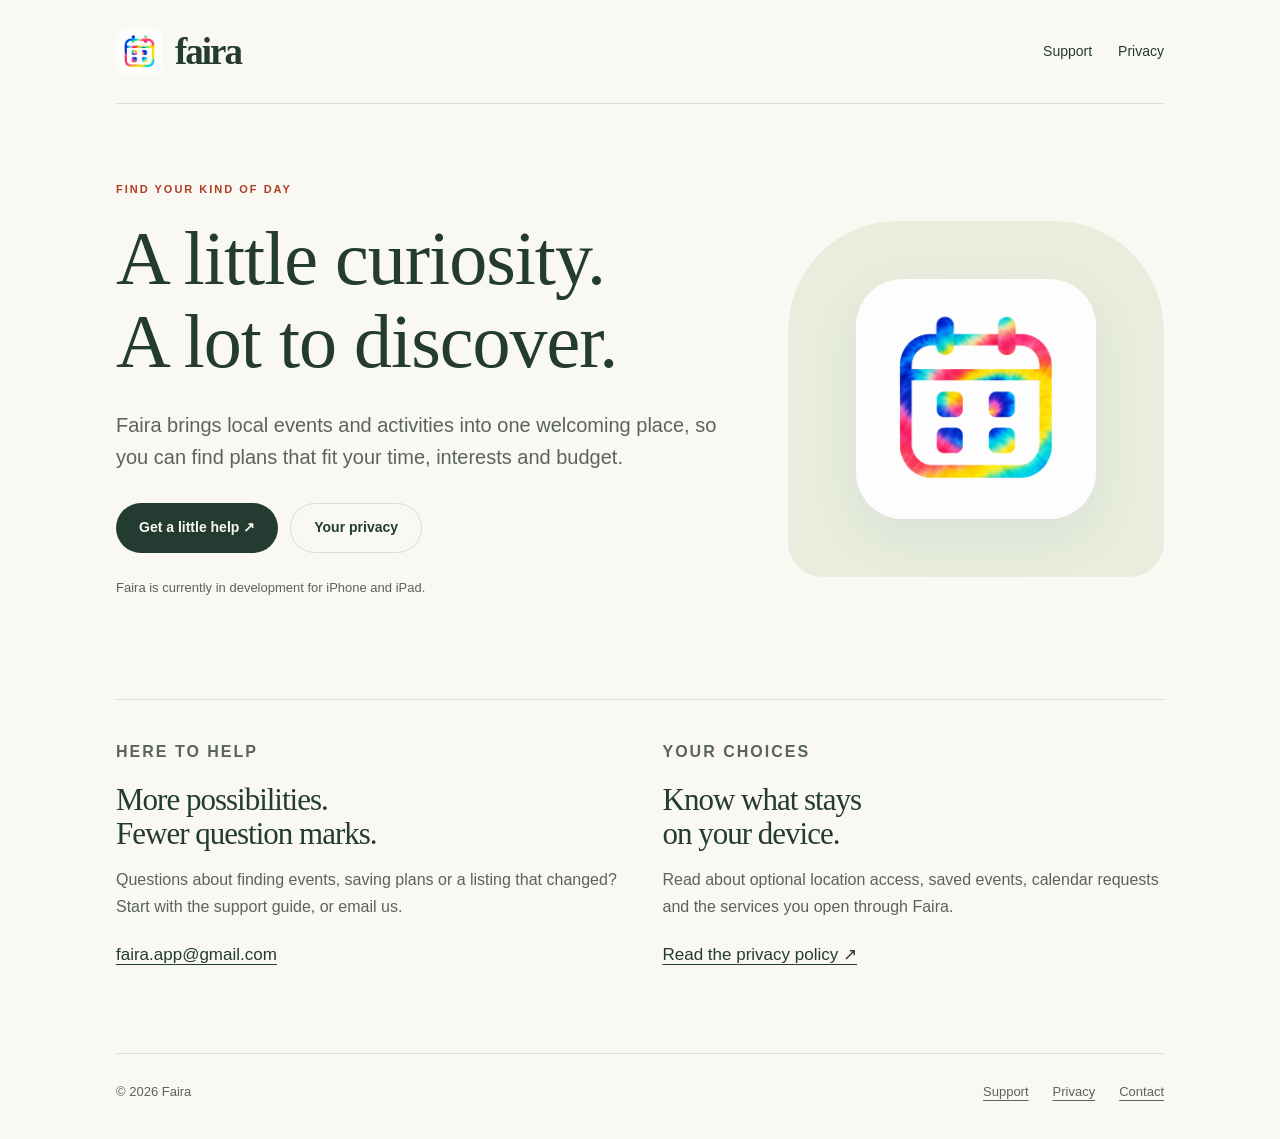
<file: index.html>
<!doctype html>
<html lang="en"><head><meta charset="utf-8"><meta name="viewport" content="width=device-width,initial-scale=1"><meta name="description" content="Faira brings local plans into one place. Find support and read how Faira handles your privacy."><meta name="theme-color" content="#faf8f2"><title>Faira — Find your kind of day</title><link rel="icon" href="icon.png"><link rel="stylesheet" href="styles.css"></head>
<body><a class="skip" href="#main">Skip to content</a><div class="wrap"><header class="header"><a class="brand" href="index.html" aria-label="Faira home"><img src="icon.png" alt="" width="47" height="47">faira</a><nav class="nav" aria-label="Main navigation"><a href="support.html">Support</a><a href="privacy.html">Privacy</a></nav></header>
<main id="main"><section class="hero"><div><p class="eyebrow">Find your kind of day</p><h1>A little curiosity.<br>A lot to discover.</h1><p class="lead">Faira brings local events and activities into one welcoming place, so you can find plans that fit your time, interests and budget.</p><div class="actions"><a class="button" href="support.html">Get a little help ↗</a><a class="button secondary" href="privacy.html">Your privacy</a></div><p class="note">Faira is currently in development for iPhone and iPad.</p></div><div class="icon-panel"><img src="icon.png" width="240" height="240" alt="Faira’s colorful tie-dye calendar icon on white"></div></section>
<section class="links-row" aria-label="Help and privacy"><div><p class="eyebrow">Here to help</p><h2 style="margin-top:0">More possibilities.<br>Fewer question marks.</h2><p>Questions about finding events, saving plans or a listing that changed? Start with the support guide, or email us.</p><a href="mailto:faira.app@gmail.com">faira.app@gmail.com</a></div><div><p class="eyebrow">Your choices</p><h2 style="margin-top:0">Know what stays<br>on your device.</h2><p>Read about optional location access, saved events, calendar requests and the services you open through Faira.</p><a href="privacy.html">Read the privacy policy ↗</a></div></section></main>
<footer class="footer"><span>© 2026 Faira</span><div><a href="support.html">Support</a><a href="privacy.html">Privacy</a><a href="mailto:faira.app@gmail.com">Contact</a></div></footer></div></body></html>
</file>
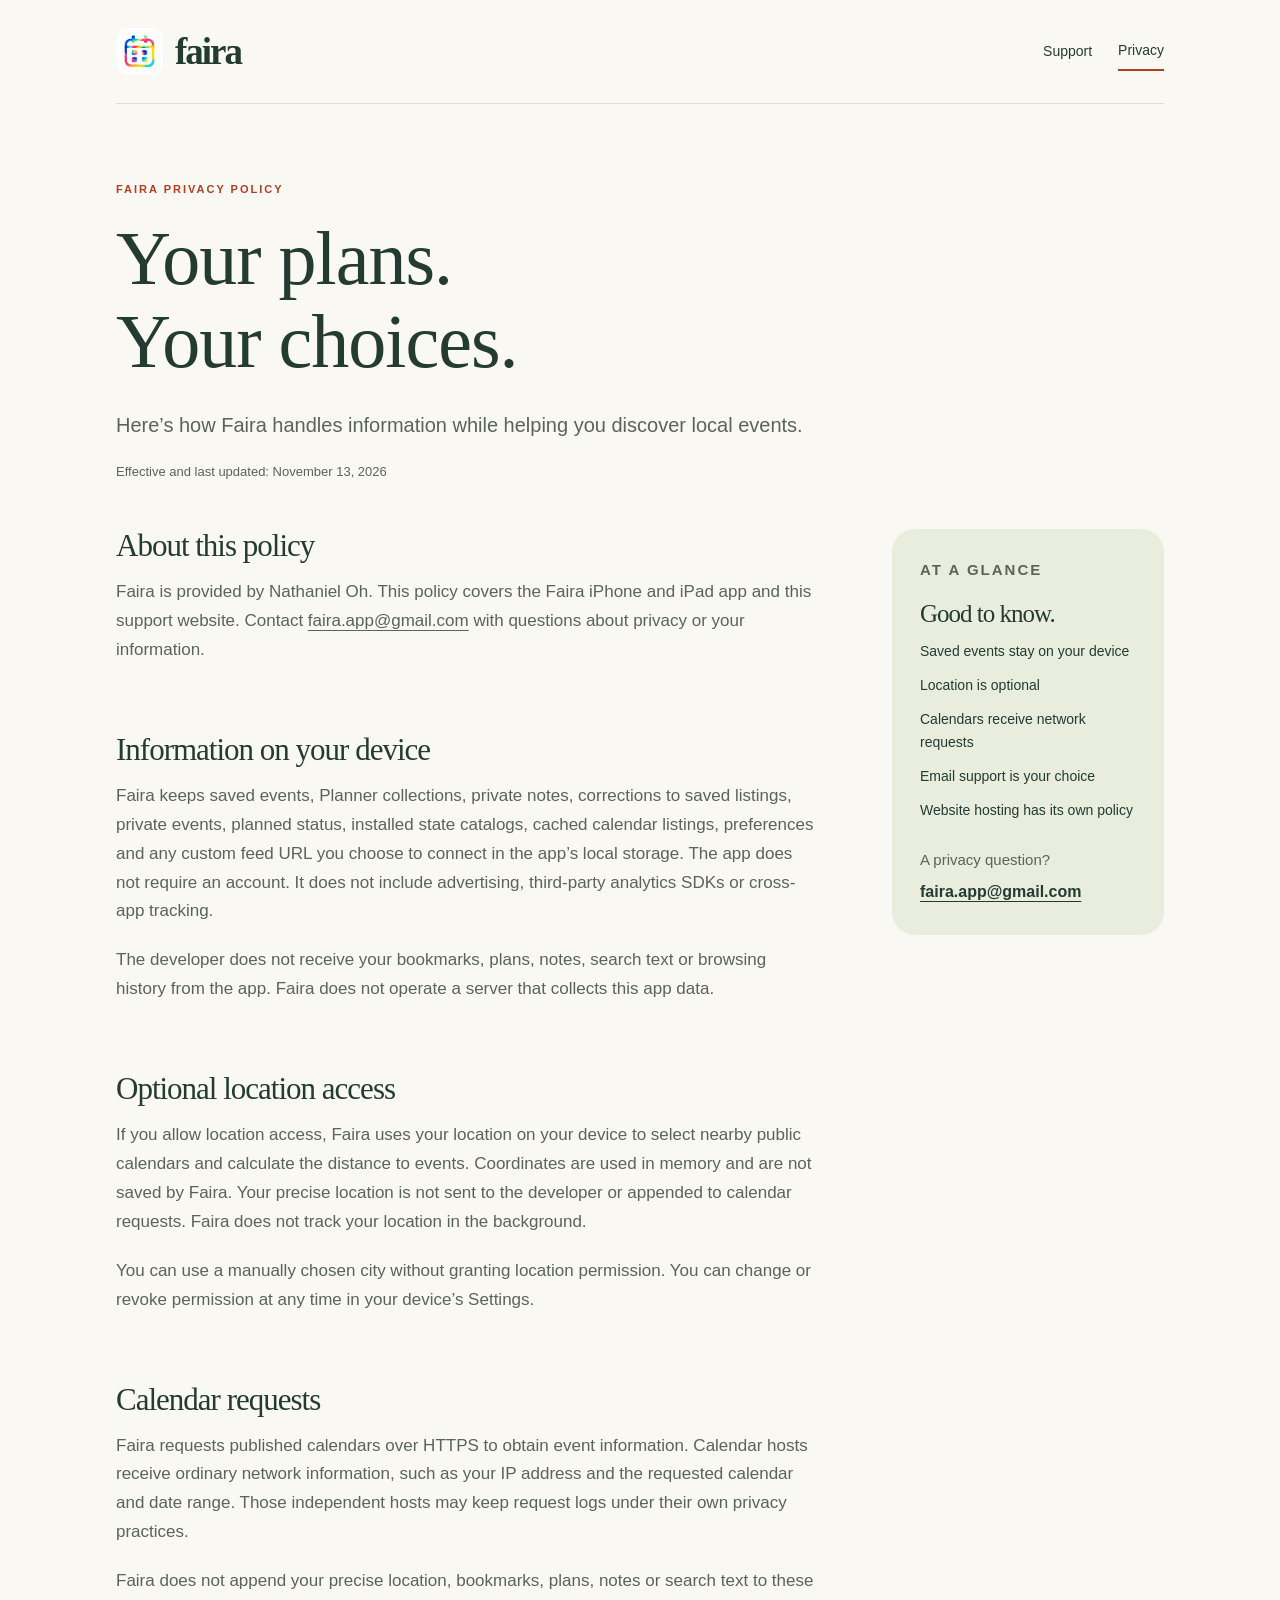
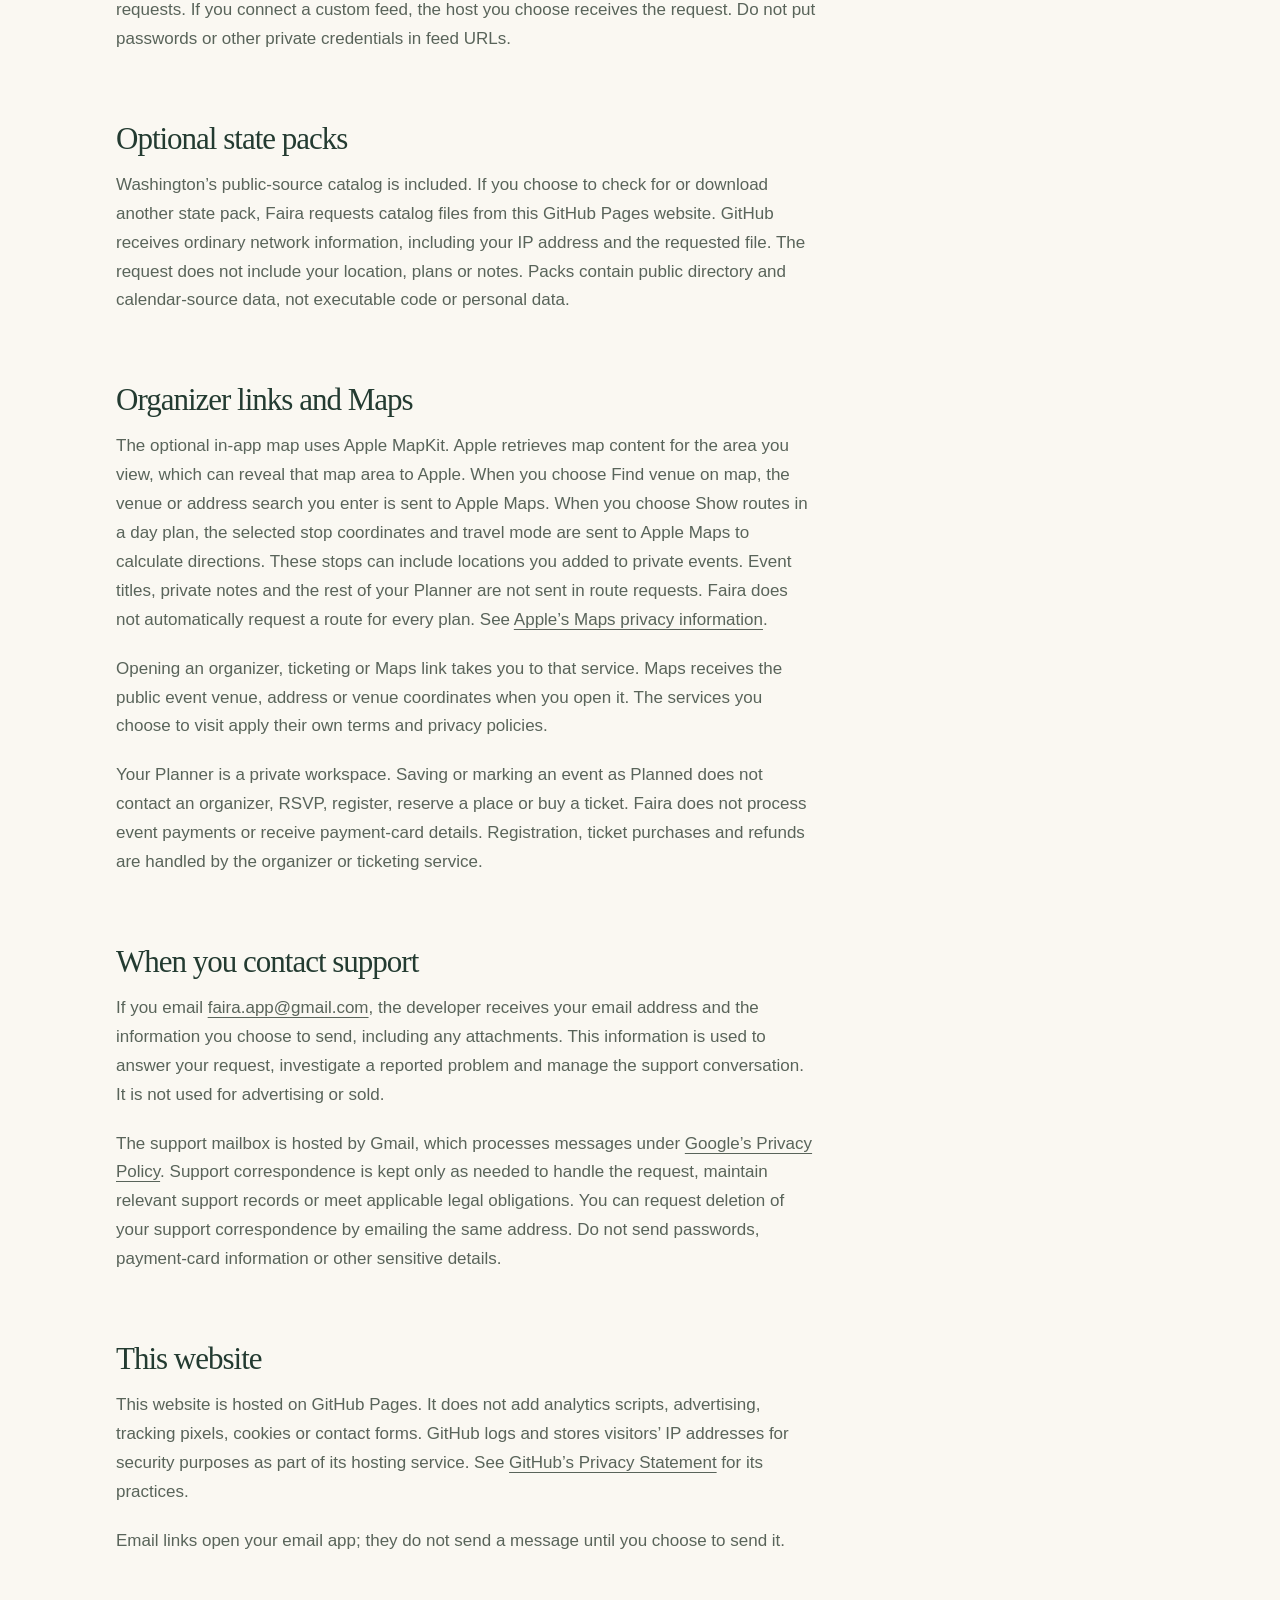
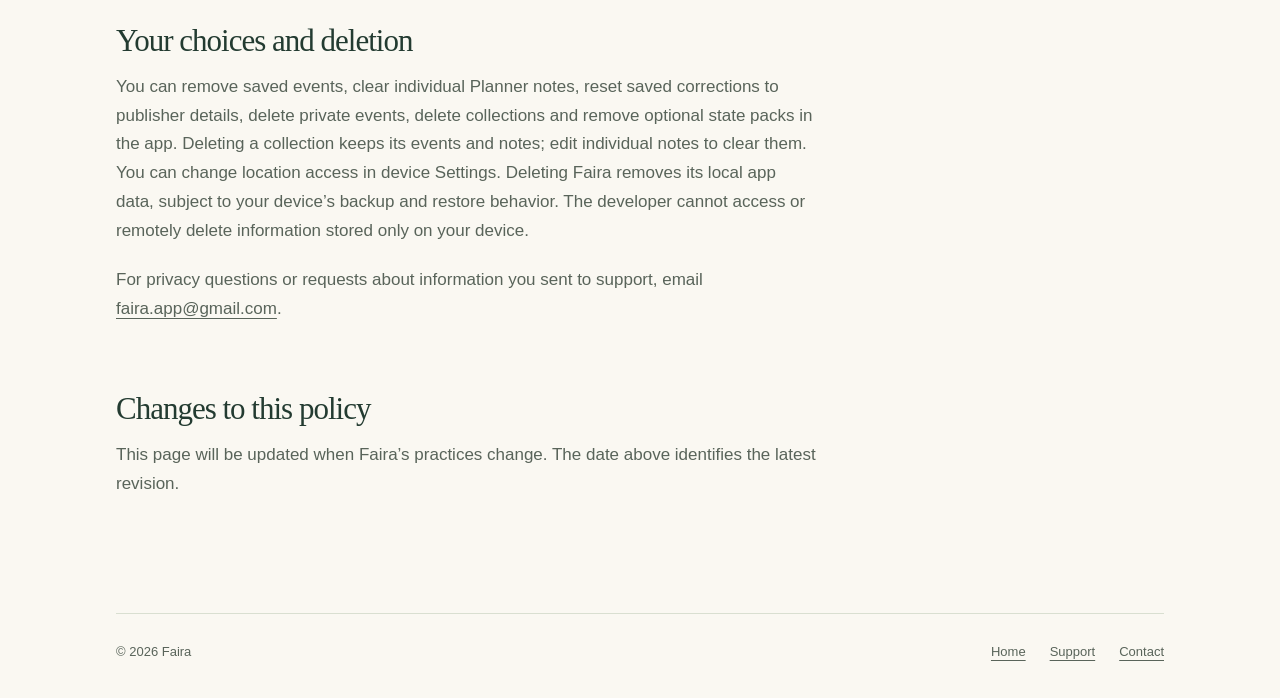
<file: privacy.html>
<!doctype html>
<html lang="en"><head><meta charset="utf-8"><meta name="viewport" content="width=device-width,initial-scale=1"><meta name="description" content="Faira’s privacy policy: on-device saved events and optional location, public calendar requests, external links, support email and this website."><meta name="theme-color" content="#faf8f2"><title>Privacy Policy — Faira</title><link rel="icon" href="icon.png"><link rel="stylesheet" href="styles.css"></head>
<body><a class="skip" href="#main">Skip to content</a><div class="wrap"><header class="header"><a class="brand" href="index.html" aria-label="Faira home"><img src="icon.png" alt="" width="47" height="47">faira</a><nav class="nav" aria-label="Main navigation"><a href="support.html">Support</a><a href="privacy.html" aria-current="page">Privacy</a></nav></header>
<main id="main"><p class="eyebrow">Faira privacy policy</p><h1>Your plans.<br>Your choices.</h1><p class="lead">Here’s how Faira handles information while helping you discover local events.</p><p class="date">Effective and last updated: November 13, 2026</p><div class="layout"><article class="article">
<section id="overview"><h2>About this policy</h2><p>Faira is provided by Nathaniel Oh. This policy covers the Faira iPhone and iPad app and this support website. Contact <a href="mailto:faira.app@gmail.com">faira.app@gmail.com</a> with questions about privacy or your information.</p></section>
<section id="device"><h2>Information on your device</h2><p>Faira keeps saved events, Planner collections, private notes, corrections to saved listings, private events, planned status, installed state catalogs, cached calendar listings, preferences and any custom feed URL you choose to connect in the app’s local storage. The app does not require an account. It does not include advertising, third-party analytics SDKs or cross-app tracking.</p><p>The developer does not receive your bookmarks, plans, notes, search text or browsing history from the app. Faira does not operate a server that collects this app data.</p></section>
<section id="location"><h2>Optional location access</h2><p>If you allow location access, Faira uses your location on your device to select nearby public calendars and calculate the distance to events. Coordinates are used in memory and are not saved by Faira. Your precise location is not sent to the developer or appended to calendar requests. Faira does not track your location in the background.</p><p>You can use a manually chosen city without granting location permission. You can change or revoke permission at any time in your device’s Settings.</p></section>
<section id="calendars"><h2>Calendar requests</h2><p>Faira requests published calendars over HTTPS to obtain event information. Calendar hosts receive ordinary network information, such as your IP address and the requested calendar and date range. Those independent hosts may keep request logs under their own privacy practices.</p><p>Faira does not append your precise location, bookmarks, plans, notes or search text to these requests. If you connect a custom feed, the host you choose receives the request. Do not put passwords or other private credentials in feed URLs.</p></section>
<section id="packs"><h2>Optional state packs</h2><p>Washington’s public-source catalog is included. If you choose to check for or download another state pack, Faira requests catalog files from this GitHub Pages website. GitHub receives ordinary network information, including your IP address and the requested file. The request does not include your location, plans or notes. Packs contain public directory and calendar-source data, not executable code or personal data.</p></section>
<section id="external"><h2>Organizer links and Maps</h2><p>The optional in-app map uses Apple MapKit. Apple retrieves map content for the area you view, which can reveal that map area to Apple. When you choose Find venue on map, the venue or address search you enter is sent to Apple Maps. When you choose Show routes in a day plan, the selected stop coordinates and travel mode are sent to Apple Maps to calculate directions. These stops can include locations you added to private events. Event titles, private notes and the rest of your Planner are not sent in route requests. Faira does not automatically request a route for every plan. See <a href="https://www.apple.com/legal/privacy/data/en/apple-maps/">Apple’s Maps privacy information</a>.</p><p>Opening an organizer, ticketing or Maps link takes you to that service. Maps receives the public event venue, address or venue coordinates when you open it. The services you choose to visit apply their own terms and privacy policies.</p><p>Your Planner is a private workspace. Saving or marking an event as Planned does not contact an organizer, RSVP, register, reserve a place or buy a ticket. Faira does not process event payments or receive payment-card details. Registration, ticket purchases and refunds are handled by the organizer or ticketing service.</p></section>
<section id="support"><h2>When you contact support</h2><p>If you email <a href="mailto:faira.app@gmail.com">faira.app@gmail.com</a>, the developer receives your email address and the information you choose to send, including any attachments. This information is used to answer your request, investigate a reported problem and manage the support conversation. It is not used for advertising or sold.</p><p>The support mailbox is hosted by Gmail, which processes messages under <a href="https://policies.google.com/privacy">Google’s Privacy Policy</a>. Support correspondence is kept only as needed to handle the request, maintain relevant support records or meet applicable legal obligations. You can request deletion of your support correspondence by emailing the same address. Do not send passwords, payment-card information or other sensitive details.</p></section>
<section id="website"><h2>This website</h2><p>This website is hosted on GitHub Pages. It does not add analytics scripts, advertising, tracking pixels, cookies or contact forms. GitHub logs and stores visitors’ IP addresses for security purposes as part of its hosting service. See <a href="https://docs.github.com/en/site-policy/privacy-policies/github-general-privacy-statement">GitHub’s Privacy Statement</a> for its practices.</p><p>Email links open your email app; they do not send a message until you choose to send it.</p></section>
<section id="choices"><h2>Your choices and deletion</h2><p>You can remove saved events, clear individual Planner notes, reset saved corrections to publisher details, delete private events, delete collections and remove optional state packs in the app. Deleting a collection keeps its events and notes; edit individual notes to clear them. You can change location access in device Settings. Deleting Faira removes its local app data, subject to your device’s backup and restore behavior. The developer cannot access or remotely delete information stored only on your device.</p><p>For privacy questions or requests about information you sent to support, email <a href="mailto:faira.app@gmail.com">faira.app@gmail.com</a>.</p></section>
<section id="changes"><h2>Changes to this policy</h2><p>This page will be updated when Faira’s practices change. The date above identifies the latest revision.</p></section>
</article><aside class="aside"><p class="eyebrow">At a glance</p><h3>Good to know.</h3><ul class="plain-list"><li><a href="#device">Saved events stay on your device</a></li><li><a href="#location">Location is optional</a></li><li><a href="#calendars">Calendars receive network requests</a></li><li><a href="#support">Email support is your choice</a></li><li><a href="#website">Website hosting has its own policy</a></li></ul><p style="margin-top:24px;margin-bottom:6px">A privacy question?</p><a class="email" href="mailto:faira.app@gmail.com">faira.app@gmail.com</a></aside></div></main>
<footer class="footer"><span>© 2026 Faira</span><div><a href="index.html">Home</a><a href="support.html">Support</a><a href="mailto:faira.app@gmail.com">Contact</a></div></footer></div></body></html>
</file>
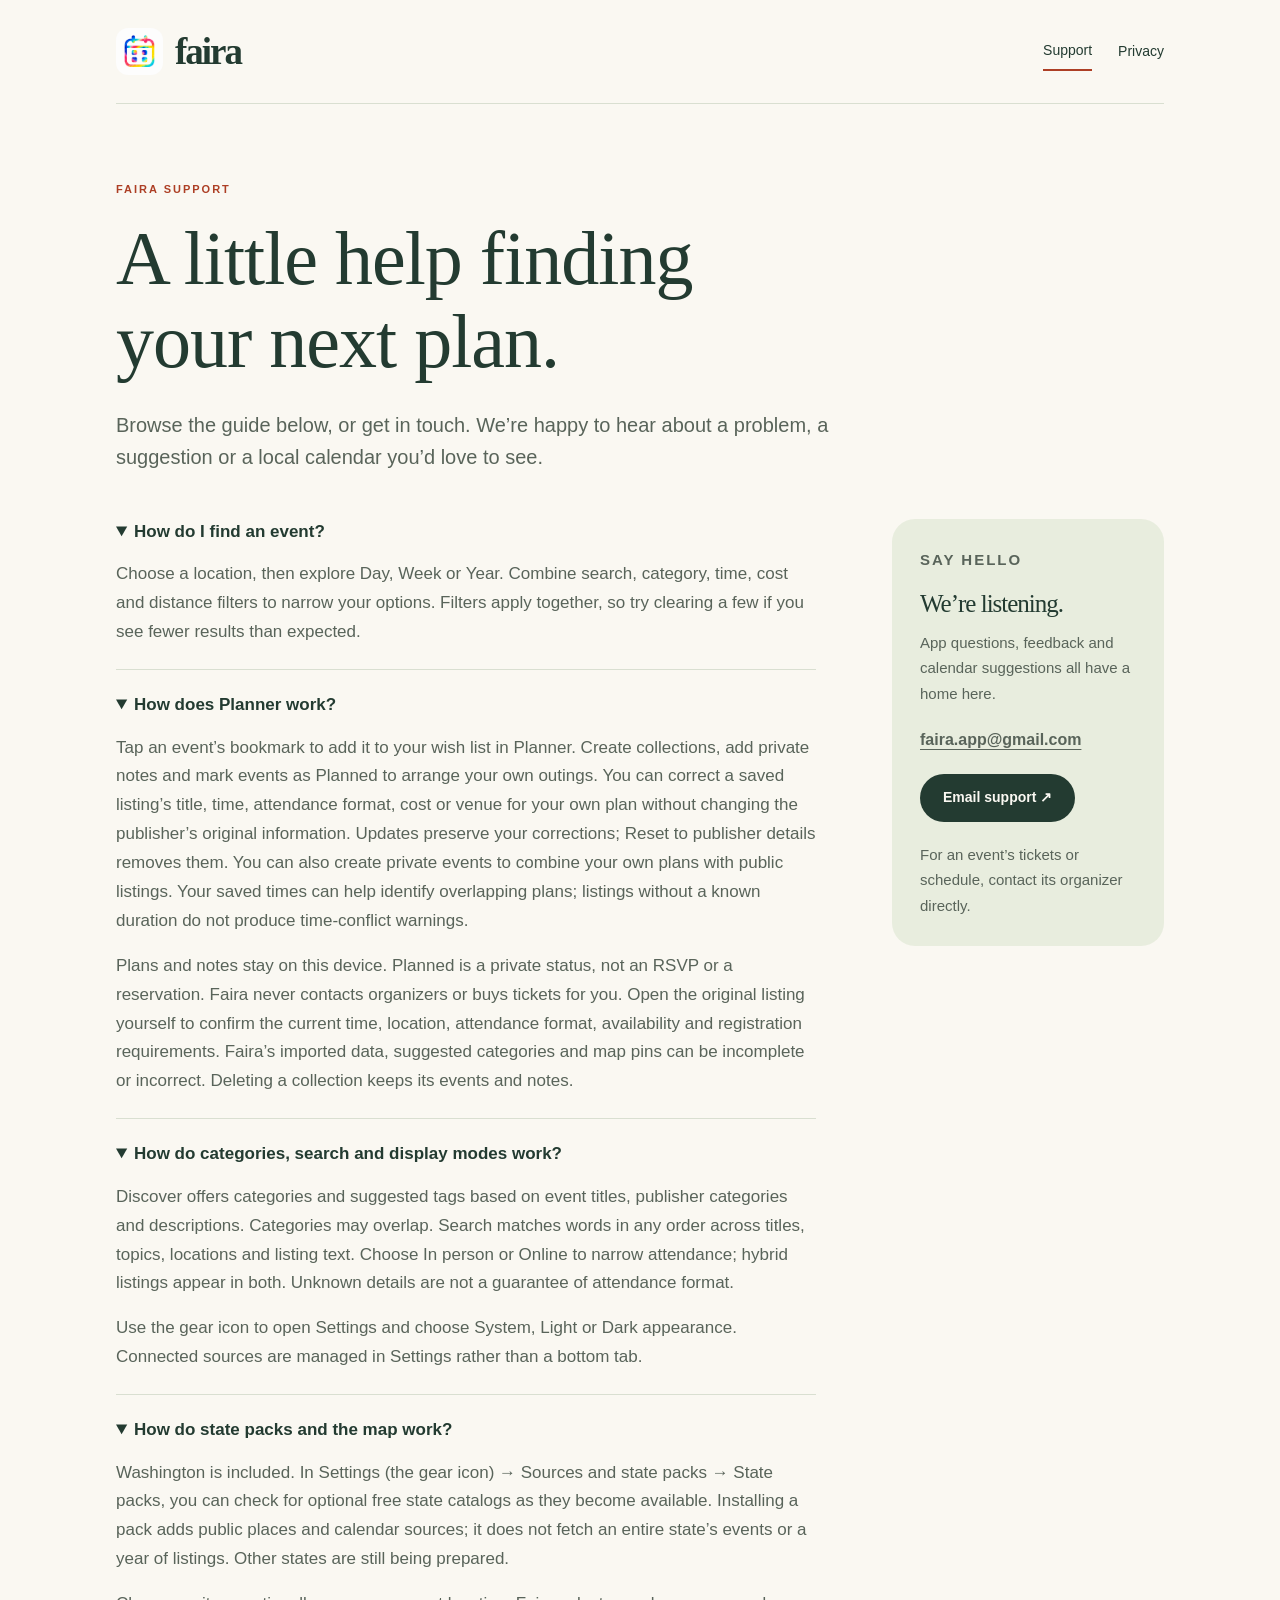
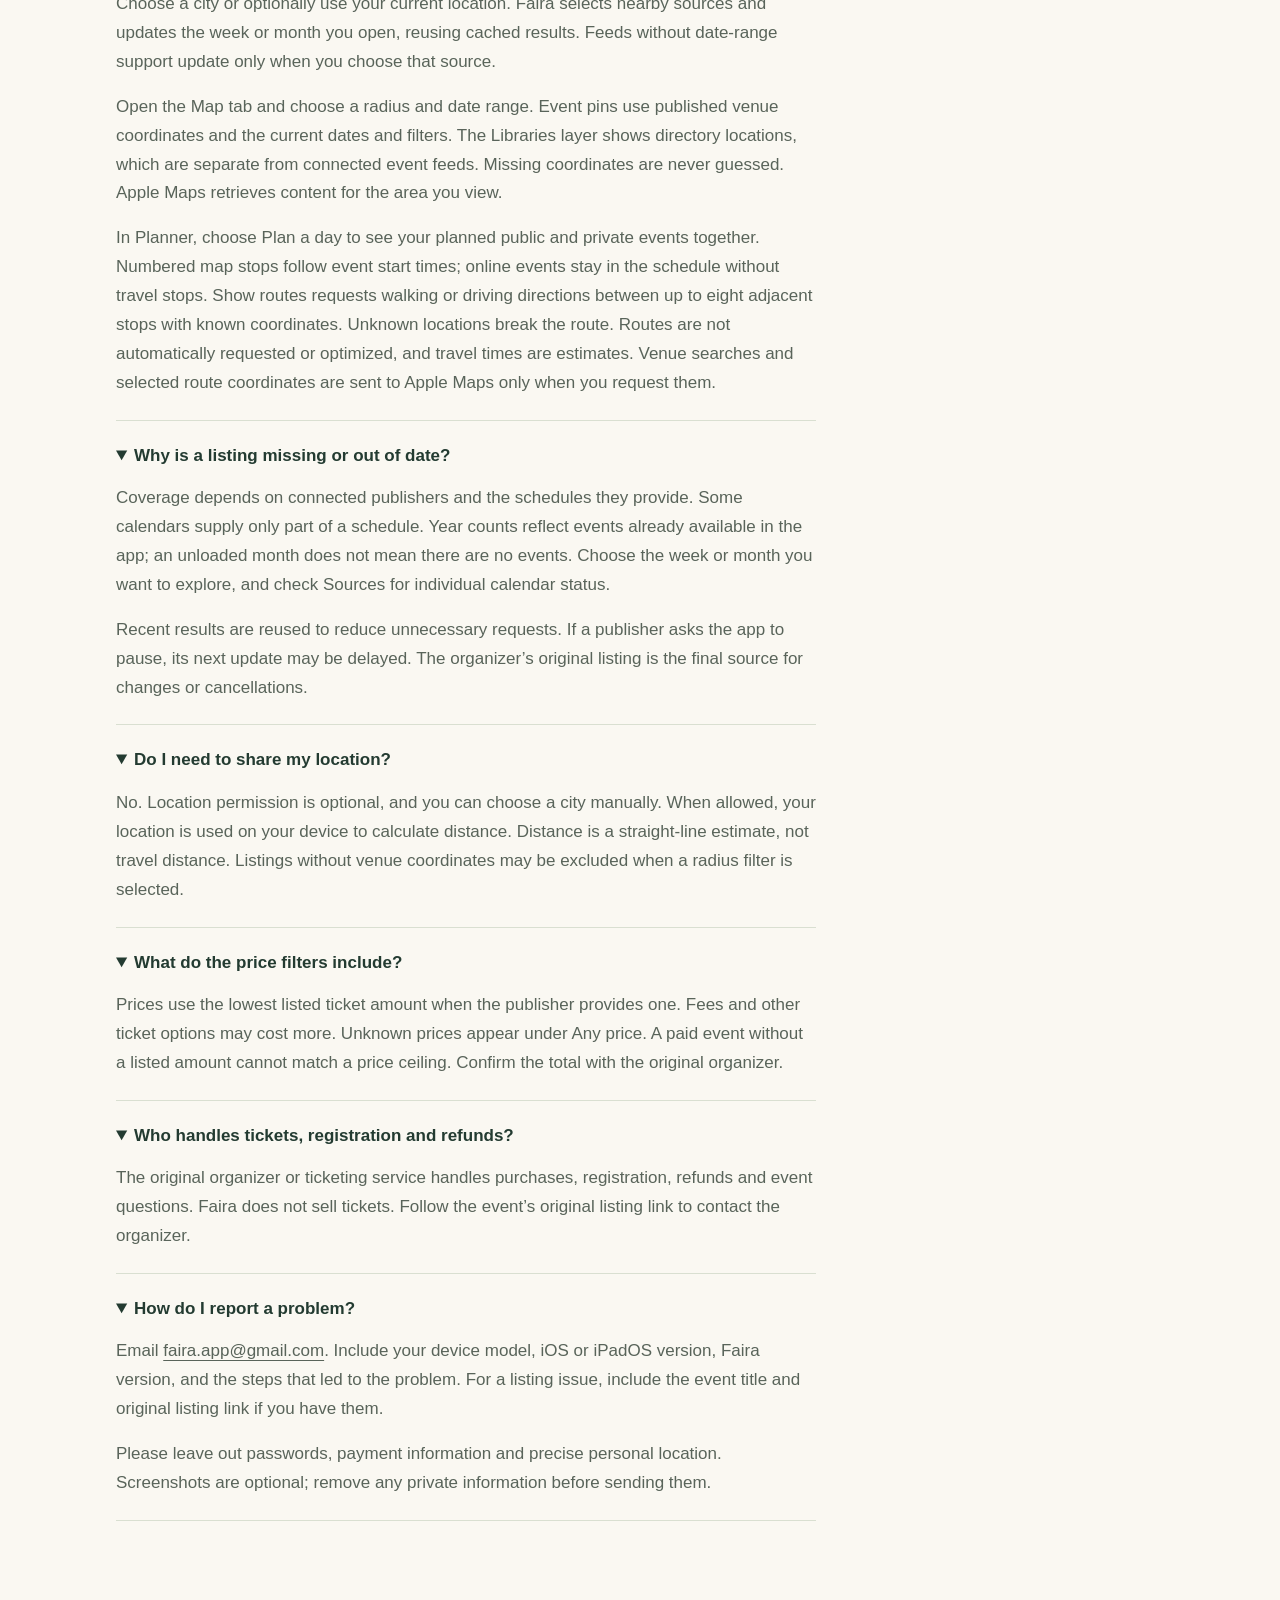
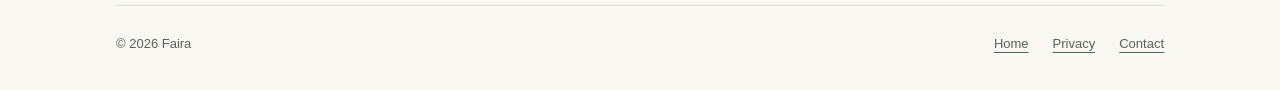
<file: support.html>
<!doctype html>
<html lang="en"><head><meta charset="utf-8"><meta name="viewport" content="width=device-width,initial-scale=1"><meta name="description" content="Get help with Faira: finding events, filters, saved plans, location, and calendar listings. Contact faira.app@gmail.com."><meta name="theme-color" content="#faf8f2"><title>Support — Faira</title><link rel="icon" href="icon.png"><link rel="stylesheet" href="styles.css"></head>
<body><a class="skip" href="#main">Skip to content</a><div class="wrap"><header class="header"><a class="brand" href="index.html" aria-label="Faira home"><img src="icon.png" alt="" width="47" height="47">faira</a><nav class="nav" aria-label="Main navigation"><a href="support.html" aria-current="page">Support</a><a href="privacy.html">Privacy</a></nav></header>
<main id="main"><p class="eyebrow">Faira support</p><h1>A little help finding<br>your next plan.</h1><p class="lead">Browse the guide below, or get in touch. We’re happy to hear about a problem, a suggestion or a local calendar you’d love to see.</p><div class="layout"><article class="article" aria-label="Support guide">
<details open><summary>How do I find an event?</summary><p>Choose a location, then explore Day, Week or Year. Combine search, category, time, cost and distance filters to narrow your options. Filters apply together, so try clearing a few if you see fewer results than expected.</p></details>
<details open><summary>How does Planner work?</summary><p>Tap an event’s bookmark to add it to your wish list in Planner. Create collections, add private notes and mark events as Planned to arrange your own outings. You can correct a saved listing’s title, time, attendance format, cost or venue for your own plan without changing the publisher’s original information. Updates preserve your corrections; Reset to publisher details removes them. You can also create private events to combine your own plans with public listings. Your saved times can help identify overlapping plans; listings without a known duration do not produce time-conflict warnings.</p><p>Plans and notes stay on this device. Planned is a private status, not an RSVP or a reservation. Faira never contacts organizers or buys tickets for you. Open the original listing yourself to confirm the current time, location, attendance format, availability and registration requirements. Faira’s imported data, suggested categories and map pins can be incomplete or incorrect. Deleting a collection keeps its events and notes.</p></details>
<details open><summary>How do categories, search and display modes work?</summary><p>Discover offers categories and suggested tags based on event titles, publisher categories and descriptions. Categories may overlap. Search matches words in any order across titles, topics, locations and listing text. Choose In person or Online to narrow attendance; hybrid listings appear in both. Unknown details are not a guarantee of attendance format.</p><p>Use the gear icon to open Settings and choose System, Light or Dark appearance. Connected sources are managed in Settings rather than a bottom tab.</p></details>
<details open><summary>How do state packs and the map work?</summary><p>Washington is included. In Settings (the gear icon) → Sources and state packs → State packs, you can check for optional free state catalogs as they become available. Installing a pack adds public places and calendar sources; it does not fetch an entire state’s events or a year of listings. Other states are still being prepared.</p><p>Choose a city or optionally use your current location. Faira selects nearby sources and updates the week or month you open, reusing cached results. Feeds without date-range support update only when you choose that source.</p><p>Open the Map tab and choose a radius and date range. Event pins use published venue coordinates and the current dates and filters. The Libraries layer shows directory locations, which are separate from connected event feeds. Missing coordinates are never guessed. Apple Maps retrieves content for the area you view.</p><p>In Planner, choose Plan a day to see your planned public and private events together. Numbered map stops follow event start times; online events stay in the schedule without travel stops. Show routes requests walking or driving directions between up to eight adjacent stops with known coordinates. Unknown locations break the route. Routes are not automatically requested or optimized, and travel times are estimates. Venue searches and selected route coordinates are sent to Apple Maps only when you request them.</p></details>
<details open><summary>Why is a listing missing or out of date?</summary><p>Coverage depends on connected publishers and the schedules they provide. Some calendars supply only part of a schedule. Year counts reflect events already available in the app; an unloaded month does not mean there are no events. Choose the week or month you want to explore, and check Sources for individual calendar status.</p><p>Recent results are reused to reduce unnecessary requests. If a publisher asks the app to pause, its next update may be delayed. The organizer’s original listing is the final source for changes or cancellations.</p></details>
<details open><summary>Do I need to share my location?</summary><p>No. Location permission is optional, and you can choose a city manually. When allowed, your location is used on your device to calculate distance. Distance is a straight-line estimate, not travel distance. Listings without venue coordinates may be excluded when a radius filter is selected.</p></details>
<details open><summary>What do the price filters include?</summary><p>Prices use the lowest listed ticket amount when the publisher provides one. Fees and other ticket options may cost more. Unknown prices appear under Any price. A paid event without a listed amount cannot match a price ceiling. Confirm the total with the original organizer.</p></details>
<details open><summary>Who handles tickets, registration and refunds?</summary><p>The original organizer or ticketing service handles purchases, registration, refunds and event questions. Faira does not sell tickets. Follow the event’s original listing link to contact the organizer.</p></details>
<details open><summary>How do I report a problem?</summary><p>Email <a href="mailto:faira.app@gmail.com">faira.app@gmail.com</a>. Include your device model, iOS or iPadOS version, Faira version, and the steps that led to the problem. For a listing issue, include the event title and original listing link if you have them.</p><p>Please leave out passwords, payment information and precise personal location. Screenshots are optional; remove any private information before sending them.</p></details>
</article><aside class="aside"><p class="eyebrow">Say hello</p><h3>We’re listening.</h3><p>App questions, feedback and calendar suggestions all have a home here.</p><p><a class="email" href="mailto:faira.app@gmail.com">faira.app@gmail.com</a></p><a class="button" href="mailto:faira.app@gmail.com?subject=Faira%20support">Email support ↗</a><p class="small" style="margin-top:20px;margin-bottom:0">For an event’s tickets or schedule, contact its organizer directly.</p></aside></div></main>
<footer class="footer"><span>© 2026 Faira</span><div><a href="index.html">Home</a><a href="privacy.html">Privacy</a><a href="mailto:faira.app@gmail.com">Contact</a></div></footer></div></body></html>
</file>
<file: styles.css>
:root{--paper:#faf8f2;--ink:#233b31;--muted:#59645a;--line:#d9dfd1;--sage:#e8edde;--orange:#ad3f25}*{box-sizing:border-box}html{scroll-behavior:smooth}body{margin:0;background:var(--paper);color:var(--ink);font:17px/1.7 -apple-system,BlinkMacSystemFont,"Segoe UI",sans-serif}a{color:inherit;text-underline-offset:4px}a:hover{color:var(--orange)}a:focus-visible,summary:focus-visible{outline:3px solid var(--orange);outline-offset:5px}.skip{position:absolute;left:18px;top:-100px;padding:10px;background:white;z-index:9}.skip:focus{top:12px}.wrap{max-width:1120px;margin:auto;padding:0 36px}.header{display:flex;align-items:center;justify-content:space-between;gap:24px;padding:28px 0;border-bottom:1px solid var(--line)}.brand{display:inline-flex;align-items:center;gap:12px;text-decoration:none;font:700 37px/1 Georgia,serif;letter-spacing:-2px}.brand img{width:47px;height:47px;border-radius:12px}.nav{display:flex;gap:26px;align-items:center;font-size:14px}.nav a{text-decoration:none;padding:7px 0}.nav a[aria-current=page]{border-bottom:2px solid var(--orange)}main{padding:76px 0 84px}.eyebrow{text-transform:uppercase;letter-spacing:2px;font-size:11px;font-weight:650;color:var(--orange);margin:0 0 18px}h1,h2,h3{font-family:Georgia,"Times New Roman",serif;font-weight:400;line-height:1.1;letter-spacing:-1px}h1{font-size:clamp(46px,6vw,76px);max-width:850px;margin:0 0 25px}h2{font-size:31px;margin:38px 0 15px}h3{font-size:25px;margin:0 0 12px}p{margin:0 0 20px}.lead{font-size:20px;line-height:1.6;color:var(--muted);max-width:720px}.date{font-size:13px;color:var(--muted);margin-top:0}.layout{display:grid;grid-template-columns:minmax(0,700px) minmax(230px,1fr);gap:76px;align-items:start;margin-top:46px}.article>section{padding-bottom:10px}.article>section:first-child h2{margin-top:0}.article p,.article li{color:var(--muted)}.article ul{padding-left:21px}.article li{margin:9px 0}.aside{background:var(--sage);border-radius:23px;padding:28px;position:sticky;top:30px}.aside p{font-size:15px;color:var(--muted)}.email{font-size:16px;overflow-wrap:anywhere;font-weight:600}.button{display:inline-flex;align-items:center;justify-content:center;min-height:48px;padding:12px 23px;background:var(--ink);color:var(--paper);border-radius:28px;text-decoration:none;font-size:14px;font-weight:600}.button:hover{background:#345545;color:white}.button.secondary{background:transparent;border:1px solid var(--line);color:var(--ink)}.actions{display:flex;flex-wrap:wrap;gap:12px;margin-top:30px}.hero{display:grid;grid-template-columns:1.6fr 1fr;gap:70px;align-items:center;min-height:420px}.icon-panel{background:var(--sage);border-radius:110px 110px 35px 35px;padding:58px 35px;display:grid;place-items:center}.icon-panel img{display:block;width:min(100%,240px);border-radius:47px;box-shadow:0 18px 55px #233b3110}.note{font-size:13px;color:var(--muted);margin-top:24px}.links-row{display:grid;grid-template-columns:1fr 1fr;gap:45px;margin-top:80px;padding-top:38px;border-top:1px solid var(--line)}.links-row p{color:var(--muted);font-size:16px}.footer{border-top:1px solid var(--line);padding:27px 0 35px;font-size:13px;color:var(--muted);display:flex;justify-content:space-between;gap:20px;flex-wrap:wrap}.footer div{display:flex;gap:24px}.plain-list{list-style:none;padding:0;margin:0}.plain-list li{margin:10px 0;font-size:14px}.plain-list a{text-decoration:none}.small{font-size:13px}details{border-bottom:1px solid var(--line);padding:22px 0}details:first-of-type{padding-top:0}summary{cursor:pointer;font-weight:600;line-height:1.5}details p{margin:16px 0 0}section[id]{scroll-margin-top:30px}@media(max-width:760px){.wrap{padding:0 22px}.header{padding:22px 0;gap:15px}.brand{font-size:32px}.brand img{width:40px;height:40px}.nav{gap:18px;font-size:13px}main{padding:48px 0 60px}h1{font-size:48px;letter-spacing:-1.7px}.lead{font-size:18px}.layout{grid-template-columns:1fr;gap:34px;margin-top:32px}.aside{position:static;order:-1;padding:24px}.hero{grid-template-columns:1fr;gap:38px;min-height:0}.icon-panel{border-radius:75px 75px 25px 25px;padding:38px;max-width:280px;justify-self:center}.icon-panel img{width:155px;border-radius:32px}.links-row{grid-template-columns:1fr;gap:30px;margin-top:48px}.footer{font-size:12px}.footer div{gap:18px}h2{font-size:28px}}@media(prefers-reduced-motion:reduce){html{scroll-behavior:auto}}
</file>
